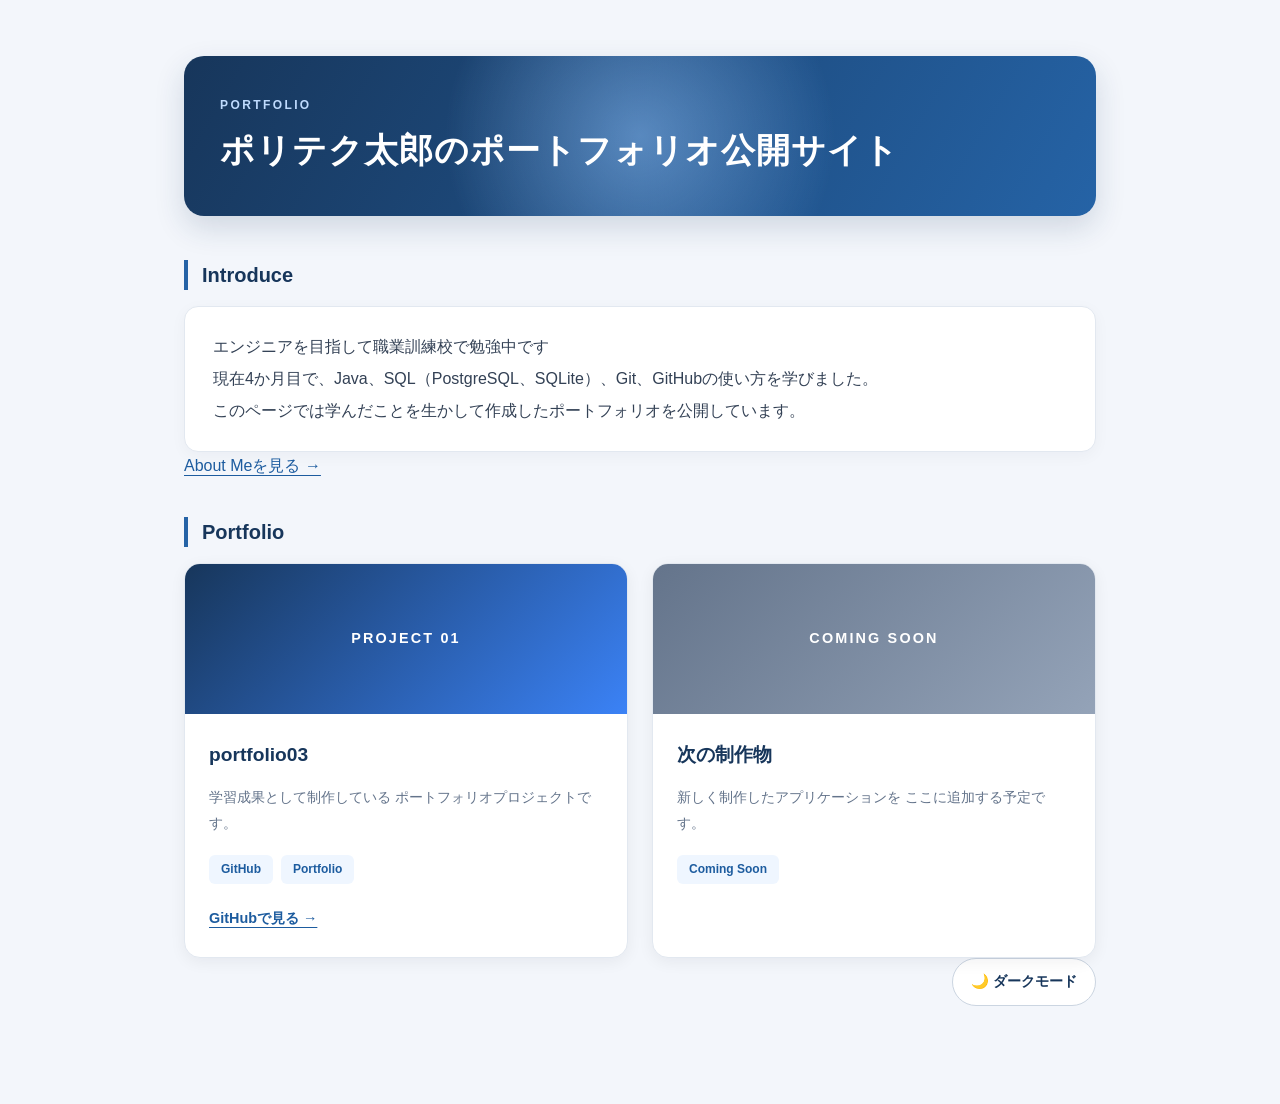
<file: index.html>
<!DOCTYPE html>
<html lang="ja">

<head>
	<meta charset="UTF-8">
	<meta name="viewport" content="width=device-width, initial-scale=1.0">
	<link rel="stylesheet" href="css/style.css">
	<script src="js/main.js" defer></script>
	<title>ポートフォリオ公開サイト</title>
</head>

<body>
	<h1>ポリテク太郎のポートフォリオ公開サイト</h1>
	<h2 class="reveal">Introduce</h2>
	<p>
		エンジニアを目指して職業訓練校で勉強中です<br>
		現在4か月目で、Java、SQL（PostgreSQL、SQLite）、Git、GitHubの使い方を学びました。<br>
		このページでは学んだことを生かして作成したポートフォリオを公開しています。
	</p>
	
	<a href="aboutme.html">About Meを見る →</a>
	
	<h2 class="reveal">Portfolio</h2>
	<div class="portfolio-grid">
	    <!-- 作品1：portfolio03 -->
	    <article class="portfolio-card reveal">
	        <div class="portfolio-image">
	            <span>PROJECT 01</span>
	        </div>
	        <div class="portfolio-content">
	            <h3>portfolio03</h3>
	            <p class="portfolio-description">
	                学習成果として制作している
	                ポートフォリオプロジェクトです。
	            </p>
	            <div class="portfolio-tags">
	                <span>GitHub</span>
	                <span>Portfolio</span>
	            </div>
	            <a class="portfolio-link"
	               href="https://github.com/polyfortrain/portfolio03"
	               target="_blank"
	               rel="noopener noreferrer">
	                GitHubで見る →
	            </a>
	        </div>
	    </article>

	    <!-- 作品2：今後追加予定 -->
	    <article class="portfolio-card reveal">
	        <div class="portfolio-image portfolio-image-next">
	            <span>COMING SOON</span>
	        </div>
	        <div class="portfolio-content">
	            <h3>次の制作物</h3>
	            <p class="portfolio-description">
	                新しく制作したアプリケーションを
	                ここに追加する予定です。
	            </p>
	            <div class="portfolio-tags">
	                <span>Coming Soon</span>
	            </div>
	        </div>
	    </article>
	</div>
	
	<button id="themeToggle" class="theme-toggle" type="button" aria-pressed="false">
		🌙 ダークモード
	</button>
</body>

</html>
</file>
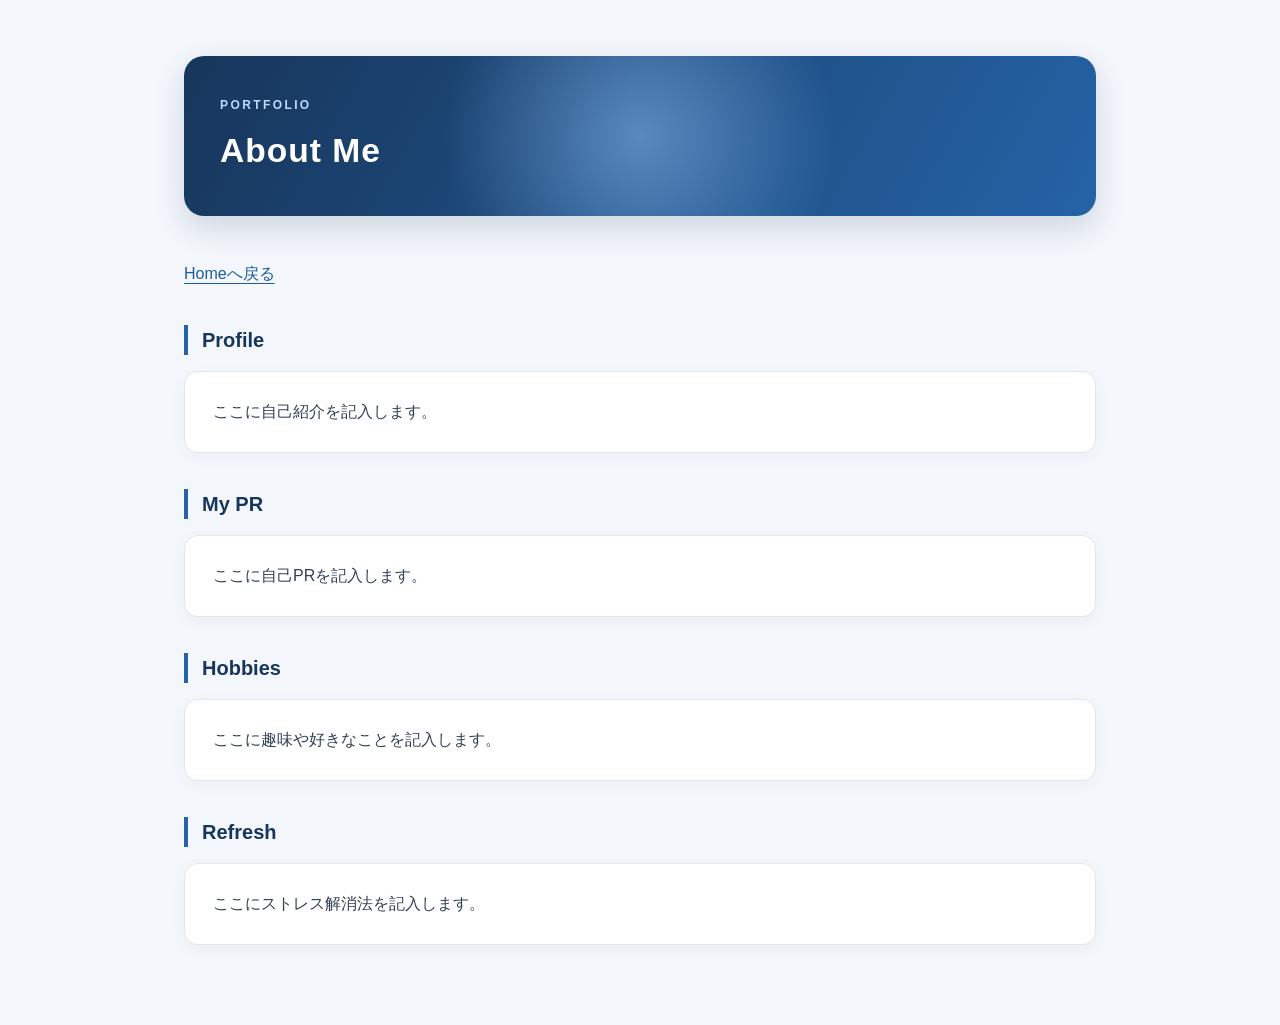
<file: aboutme.html>
<!DOCTYPE html>
<html lang="ja">

<head>
	<meta charset="UTF-8">
	<meta name="viewport" content="width=device-width, initial-scale=1.0">
	<title>About Me | ポートフォリオ公開サイト</title>
	<link rel="stylesheet" href="css/style.css">
</head>

<body>
	<header>
		<h1>About Me</h1>
		<nav aria-label="ページナビゲーション">
			<a href="index.html">Homeへ戻る</a>
		</nav>
	</header>

	<main>
		<section>
			<h2>Profile</h2>
			<p>ここに自己紹介を記入します。</p>
		</section>

		<section>
			<h2>My PR</h2>
			<p>ここに自己PRを記入します。</p>
		</section>

		<section>
			<h2>Hobbies</h2>
			<p>ここに趣味や好きなことを記入します。</p>
		</section>

		<section>
			<h2>Refresh</h2>
			<p>ここにストレス解消法を記入します。</p>
		</section>
	</main>
</body>

</html>
</file>
<file: css/style.css>
/* 余白や枠線を含めて、要素のサイズを計算する */
* {
    box-sizing: border-box;
}

/* ページ全体の背景 */
html {
    min-height: 100%;
    background-color: #f3f6fb;
}

/* コンテンツを中央に配置する */
body {
    max-width: 960px;
    margin: 0 auto;
    padding: 56px 24px 80px;
    font-family: "Segoe UI", "Hiragino Kaku Gothic ProN",
        "Yu Gothic", Meiryo, sans-serif;
    color: #334155;
    line-height: 1.8;
    overflow-wrap: anywhere;
}

/* サイトのタイトル */
h1 {
    margin: 0 0 44px;
    padding: 40px 36px;
    border-radius: 20px;
    background: linear-gradient(120deg, #17365b, #2563a6);
    box-shadow: 0 12px 30px rgba(23, 54, 91, 0.16);
    color: #ffffff;
    font-size: clamp(1.5rem, 3.5vw, 2.1rem);
    line-height: 1.5;
    letter-spacing: 0.03em;
}

/* タイトルの上に添える小さなラベル */
h1::before {
    content: "PORTFOLIO";
    display: block;
    margin-bottom: 12px;
    color: #bfdbfe;
    font-size: 0.75rem;
    font-weight: 600;
    letter-spacing: 0.2em;
}

/* 「自己紹介」「ポートフォリオ」の見出し */
h2 {
    margin: 36px 0 16px;
    padding-left: 14px;
    border-left: 4px solid #2563a6;
    color: #17365b;
    font-size: 1.25rem;
    line-height: 1.5;
}

/* 本文を白いカードとして表示する */
p {
    margin: 0;
    padding: 24px 28px;
    border: 1px solid #e2e8f0;
    border-radius: 14px;
    background-color: #ffffff;
    box-shadow: 0 4px 16px rgba(15, 23, 42, 0.04);
    line-height: 2;
}

/* 作品紹介用のカード */
.portfolio-card {
    padding: 28px;
    border-top: 3px solid #2563a6;
    color: #17365b;
    font-size: 1.15rem;
    font-weight: 700;
}

/* 作品名の上に添える小さなラベル */
.portfolio-card::before {
    content: "PROJECT";
    display: block;
    margin-bottom: 8px;
    color: #64748b;
    font-size: 0.7rem;
    font-weight: 600;
    letter-spacing: 0.15em;
}

/* リンクを追加した場合の見た目 */
a {
    color: #1d5c9f;
    text-decoration-thickness: 1px;
    text-underline-offset: 4px;
}

a:hover {
    color: #123b68;
    text-decoration-thickness: 2px;
}

a:focus-visible {
    outline: 3px solid #2563a6;
    outline-offset: 5px;
}

/* スマートフォンなど、画面が狭い場合 */
@media (max-width: 600px) {
    body {
        padding: 28px 16px 48px;
    }

    h1 {
        margin-bottom: 32px;
        padding: 28px 20px;
        border-radius: 16px;
    }

    h2 {
        margin-top: 28px;
        font-size: 1.1rem;
    }

    p,
    .portfolio-card {
        padding: 20px;
    }
}


/* =========================================================
   JavaScript と組み合わせた演出
   ========================================================= */

/* ダークモードの切り替えボタン */
.theme-toggle {
    display: block;
    margin: 0 0 18px auto;
    padding: 10px 18px;
    border: 1px solid #cbd5e1;
    border-radius: 999px;
    background: #ffffff;
    color: #17365b;
    font: inherit;
    font-size: 0.9rem;
    font-weight: 700;
    cursor: pointer;
    transition: background-color 0.2s, transform 0.2s;
}

.theme-toggle:hover {
    background-color: #e8f1ff;
    transform: translateY(-2px);
}

.theme-toggle:focus-visible {
    outline: 3px solid #2563a6;
    outline-offset: 3px;
}

/* タイトル上をマウスが動くと光の位置が変わる */
h1 {
    background:
        radial-gradient(circle at var(--mouse-x, 50%) var(--mouse-y, 50%),
            rgba(147, 197, 253, 0.5), transparent 42%),
        linear-gradient(120deg, #17365b, #2563a6);
}

/* 画面内に入ると、ふわっと表示する */
.js-enabled .reveal {
    opacity: 0;
    transform: translateY(22px);
    transition: opacity 0.7s ease, transform 0.7s ease;
}

.js-enabled .reveal.is-visible {
    opacity: 1;
    transform: translateY(0);
}

/* 作品カードはマウスを乗せると少し浮く */
.portfolio-card {
    transition: box-shadow 0.25s ease, transform 0.25s ease,
        opacity 0.7s ease;
}

.portfolio-card.is-visible:hover {
    transform: translateY(-5px);
    box-shadow: 0 12px 32px rgba(23, 54, 91, 0.16);
}

/* ダークモード */
html.dark {
    background-color: #0b1220;
}

.dark body {
    color: #cbd5e1;
}

.dark h2 {
    color: #bfdbfe;
    border-left-color: #60a5fa;
}

.dark p {
    background-color: #182337;
    color: #e2e8f0;
    border-color: #334155;
    box-shadow: 0 5px 18px rgba(0, 0, 0, 0.2);
}

.dark .portfolio-card {
    border-top-color: #60a5fa;
}

.dark .portfolio-card::before {
    color: #94a3b8;
}

.dark .theme-toggle {
    color: #e2e8f0;
    background-color: #1e293b;
    border-color: #475569;
}

.dark .theme-toggle:hover {
    background-color: #334155;
}

.dark a {
    color: #93c5fd;
}

/* アニメーションを控えたい設定の人には、動かさず表示する */
@media (prefers-reduced-motion: reduce) {
    .js-enabled .reveal {
        opacity: 1;
        transform: none;
        transition: none;
    }

    .theme-toggle,
    .portfolio-card {
        transition: none;
    }

    .theme-toggle:hover,
    .portfolio-card.is-visible:hover {
        transform: none;
    }
}


/* ==========================================
   ポートフォリオ一覧
   ========================================== */

/* カードを横並びにする */
.portfolio-grid {
    display: grid;
    grid-template-columns: repeat(2, minmax(0, 1fr));
    gap: 24px;
}

/* カード全体 */
.portfolio-grid .portfolio-card {
    padding: 0;
    overflow: hidden;
    background: #ffffff;
    border: 1px solid #e2e8f0;
    border-radius: 16px;
    box-shadow: 0 4px 16px rgba(15, 23, 42, 0.06);
    color: #334155;
    font-size: 1rem;
    font-weight: normal;
    transition:
        transform 0.25s ease,
        box-shadow 0.25s ease,
        opacity 0.7s ease;
}

/* 既存の擬似要素によるPROJECT表示を無効化 */
.portfolio-grid .portfolio-card::before {
    content: none;
}

/* カードのホバー演出 */
.portfolio-grid .portfolio-card:hover {
    transform: translateY(-5px);
    box-shadow: 0 12px 32px rgba(23, 54, 91, 0.15);
}

/* カード上部の画像領域 */
.portfolio-image {
    display: flex;
    align-items: center;
    justify-content: center;
    height: 150px;
    background: linear-gradient(135deg, #17365b, #3b82f6);
    color: white;
    font-size: 0.9rem;
    font-weight: 700;
    letter-spacing: 0.15em;
}

/* 制作予定カード */
.portfolio-image-next {
    background: linear-gradient(135deg, #64748b, #94a3b8);
}

/* カード本文 */
.portfolio-content {
    padding: 24px;
}

.portfolio-content h3 {
    margin: 0 0 12px;
    color: #17365b;
    font-size: 1.2rem;
}

/* 作品の説明文 */
.portfolio-grid .portfolio-description {
    margin: 0 0 18px;
    padding: 0;
    border: none;
    border-radius: 0;
    background: transparent;
    box-shadow: none;
    color: #64748b;
    font-size: 0.9rem;
    font-weight: normal;
    line-height: 1.8;
}

/* 使用技術タグ */
.portfolio-tags {
    display: flex;
    flex-wrap: wrap;
    gap: 8px;
    margin-bottom: 20px;
}

.portfolio-tags span {
    padding: 4px 12px;
    border-radius: 6px;
    background: #eff6ff;
    color: #1d5c9f;
    font-size: 0.75rem;
    font-weight: 600;
}

/* GitHubへのリンク */
.portfolio-link {
    display: inline-block;
    font-size: 0.9rem;
    font-weight: 700;
}

/* ==========================================
   ダークモード対応
   ========================================== */

.dark .portfolio-grid .portfolio-card {
    background: #182337;
    border-color: #334155;
    color: #e2e8f0;
}

.dark .portfolio-content h3 {
    color: #bfdbfe;
}

.dark .portfolio-grid .portfolio-description {
    background: transparent;
    color: #cbd5e1;
    box-shadow: none;
}

.dark .portfolio-tags span {
    background: #1e3a5f;
    color: #bfdbfe;
}

/* ==========================================
   レスポンシブ対応
   ========================================== */

@media (max-width: 600px) {
    .portfolio-grid {
        grid-template-columns: 1fr;
    }

    .portfolio-image {
        height: 130px;
    }

    .portfolio-content {
        padding: 20px;
    }
}

/* アニメーション軽減設定 */
@media (prefers-reduced-motion: reduce) {
    .portfolio-grid .portfolio-card {
        transition: none;
    }

    .portfolio-grid .portfolio-card:hover {
        transform: none;
    }
}
</file>
